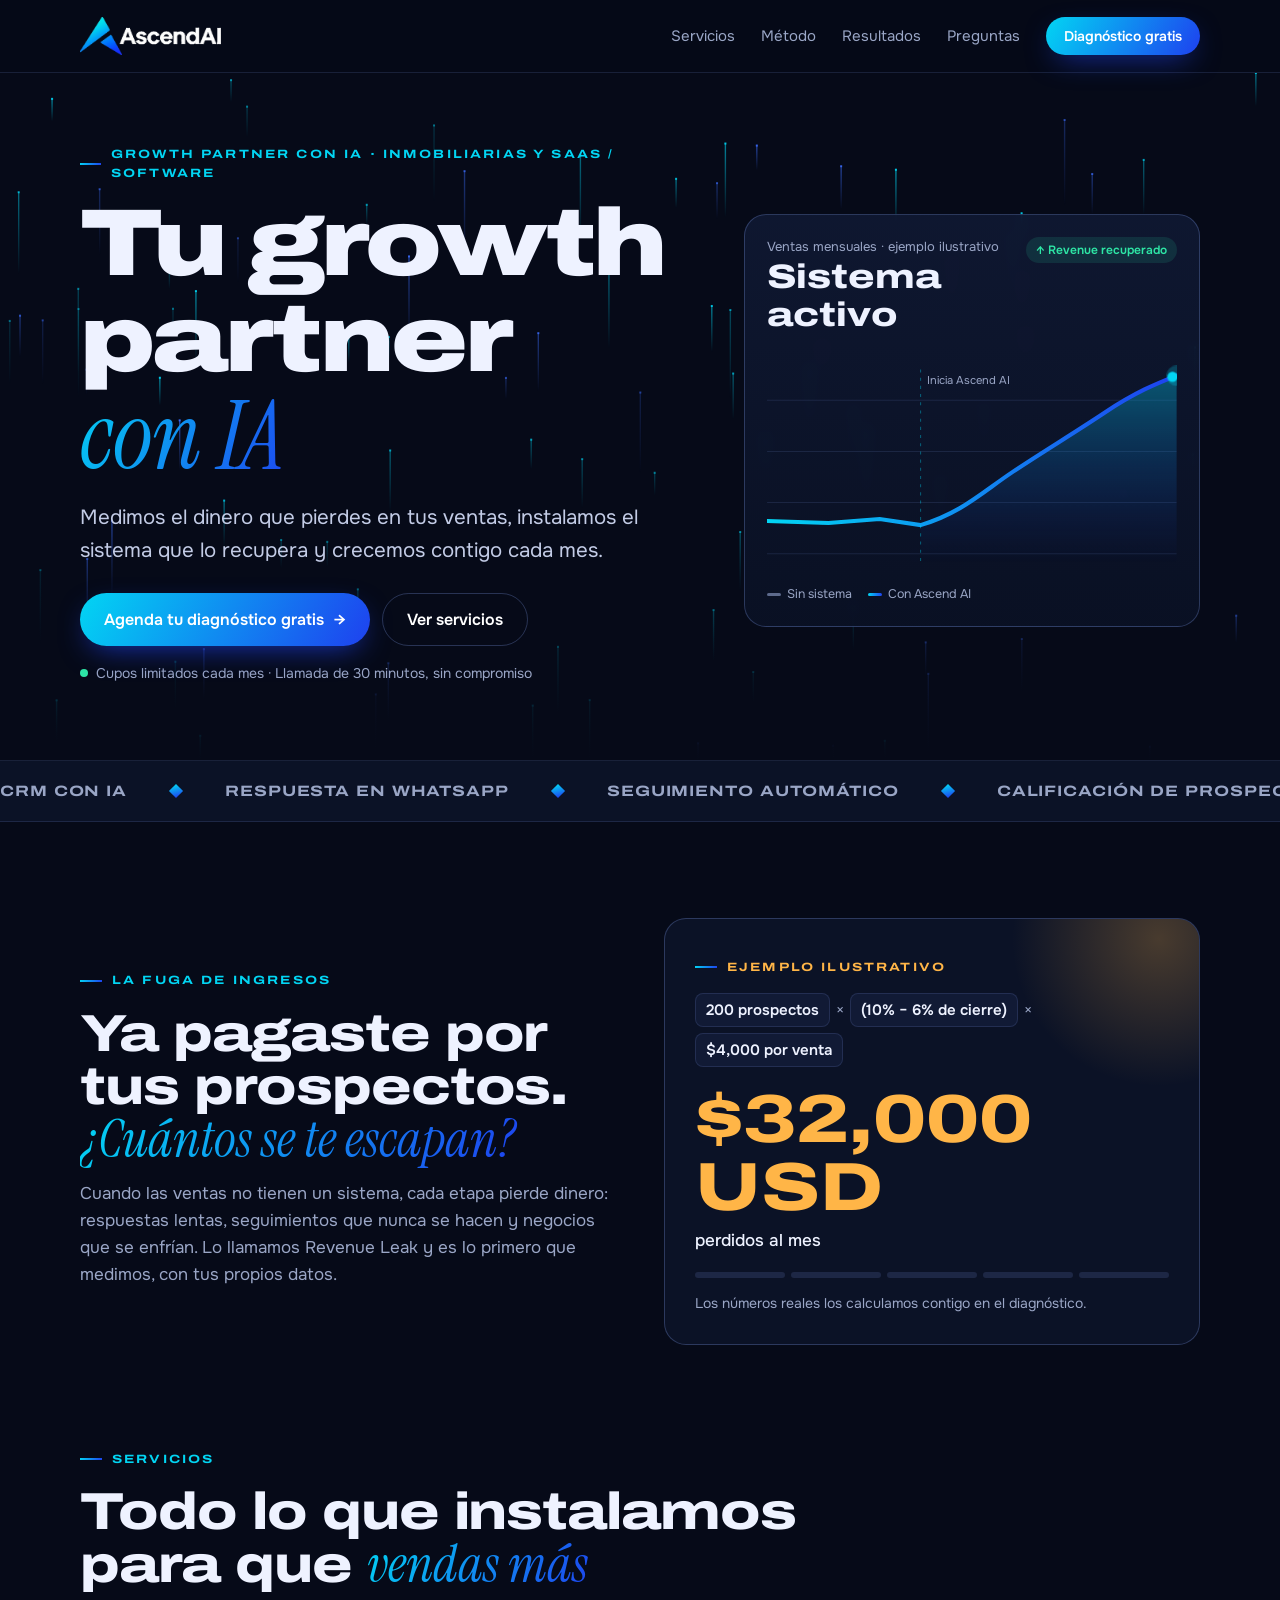
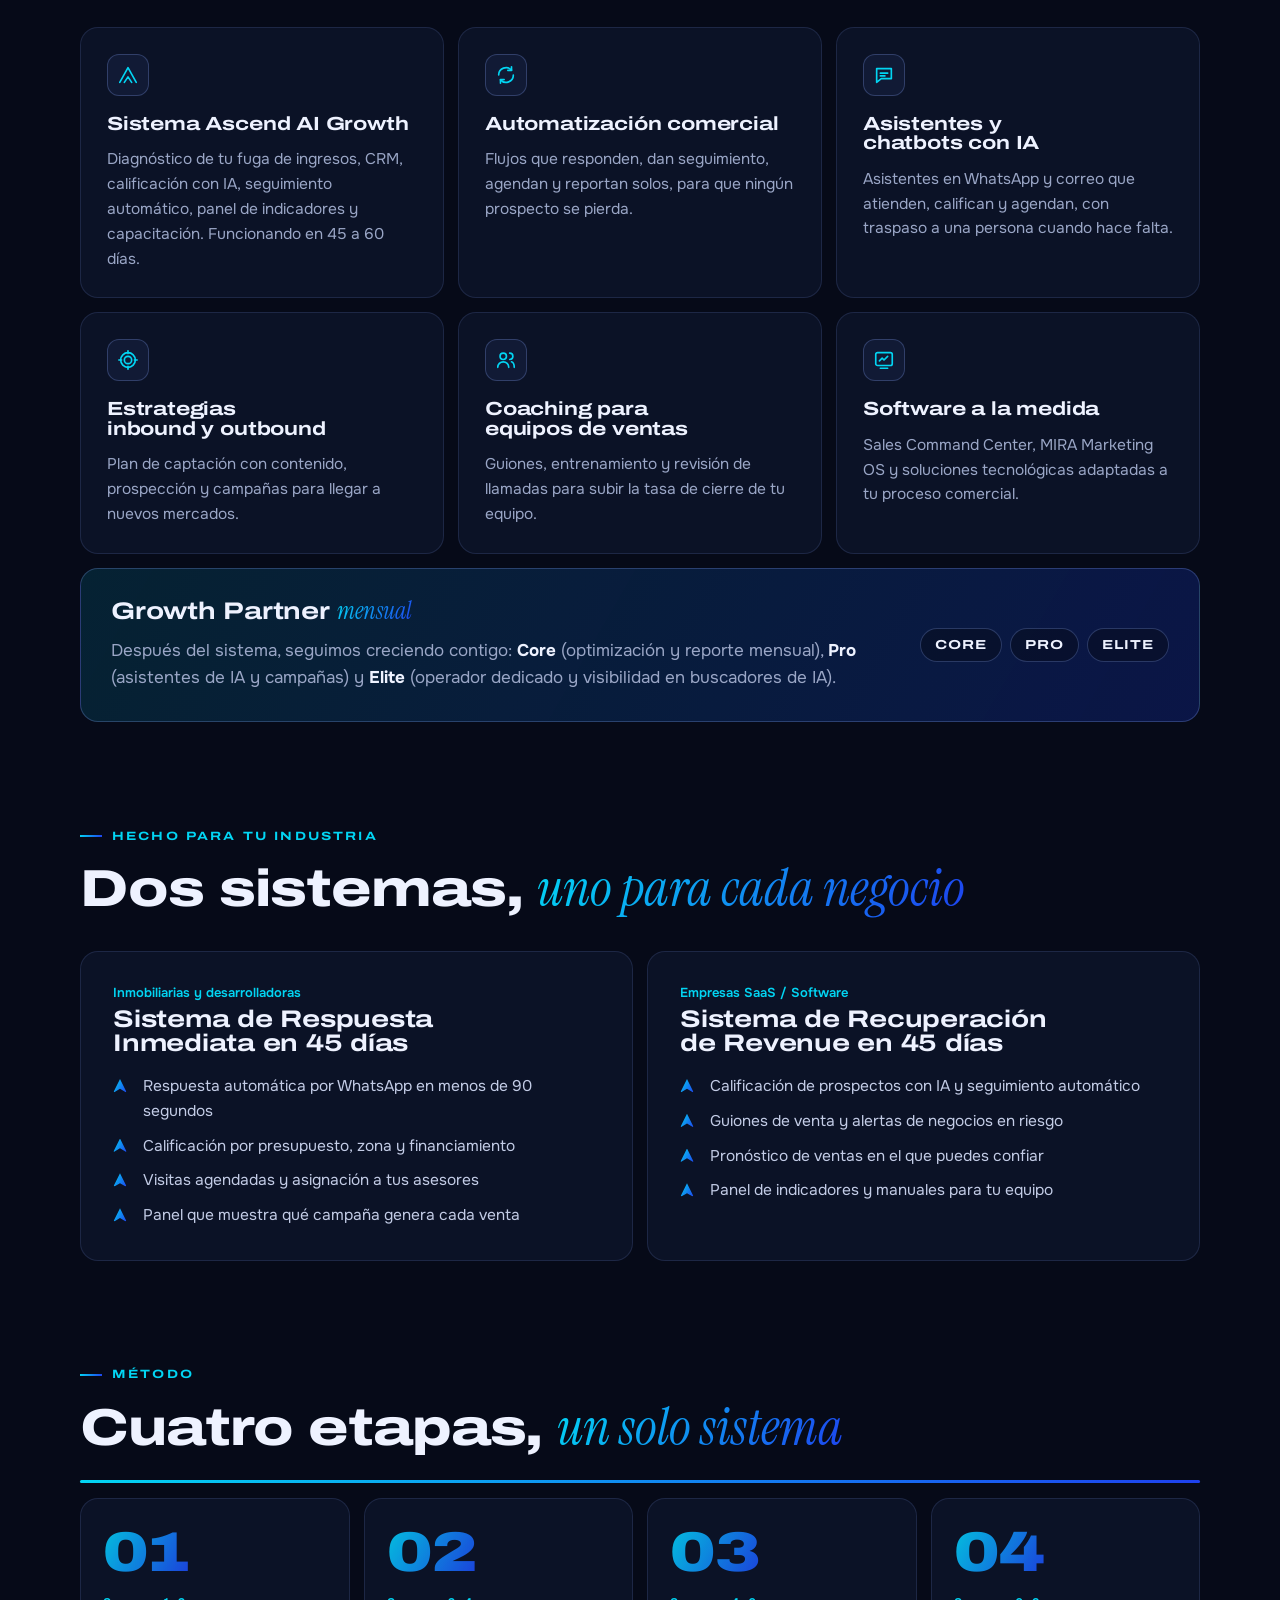
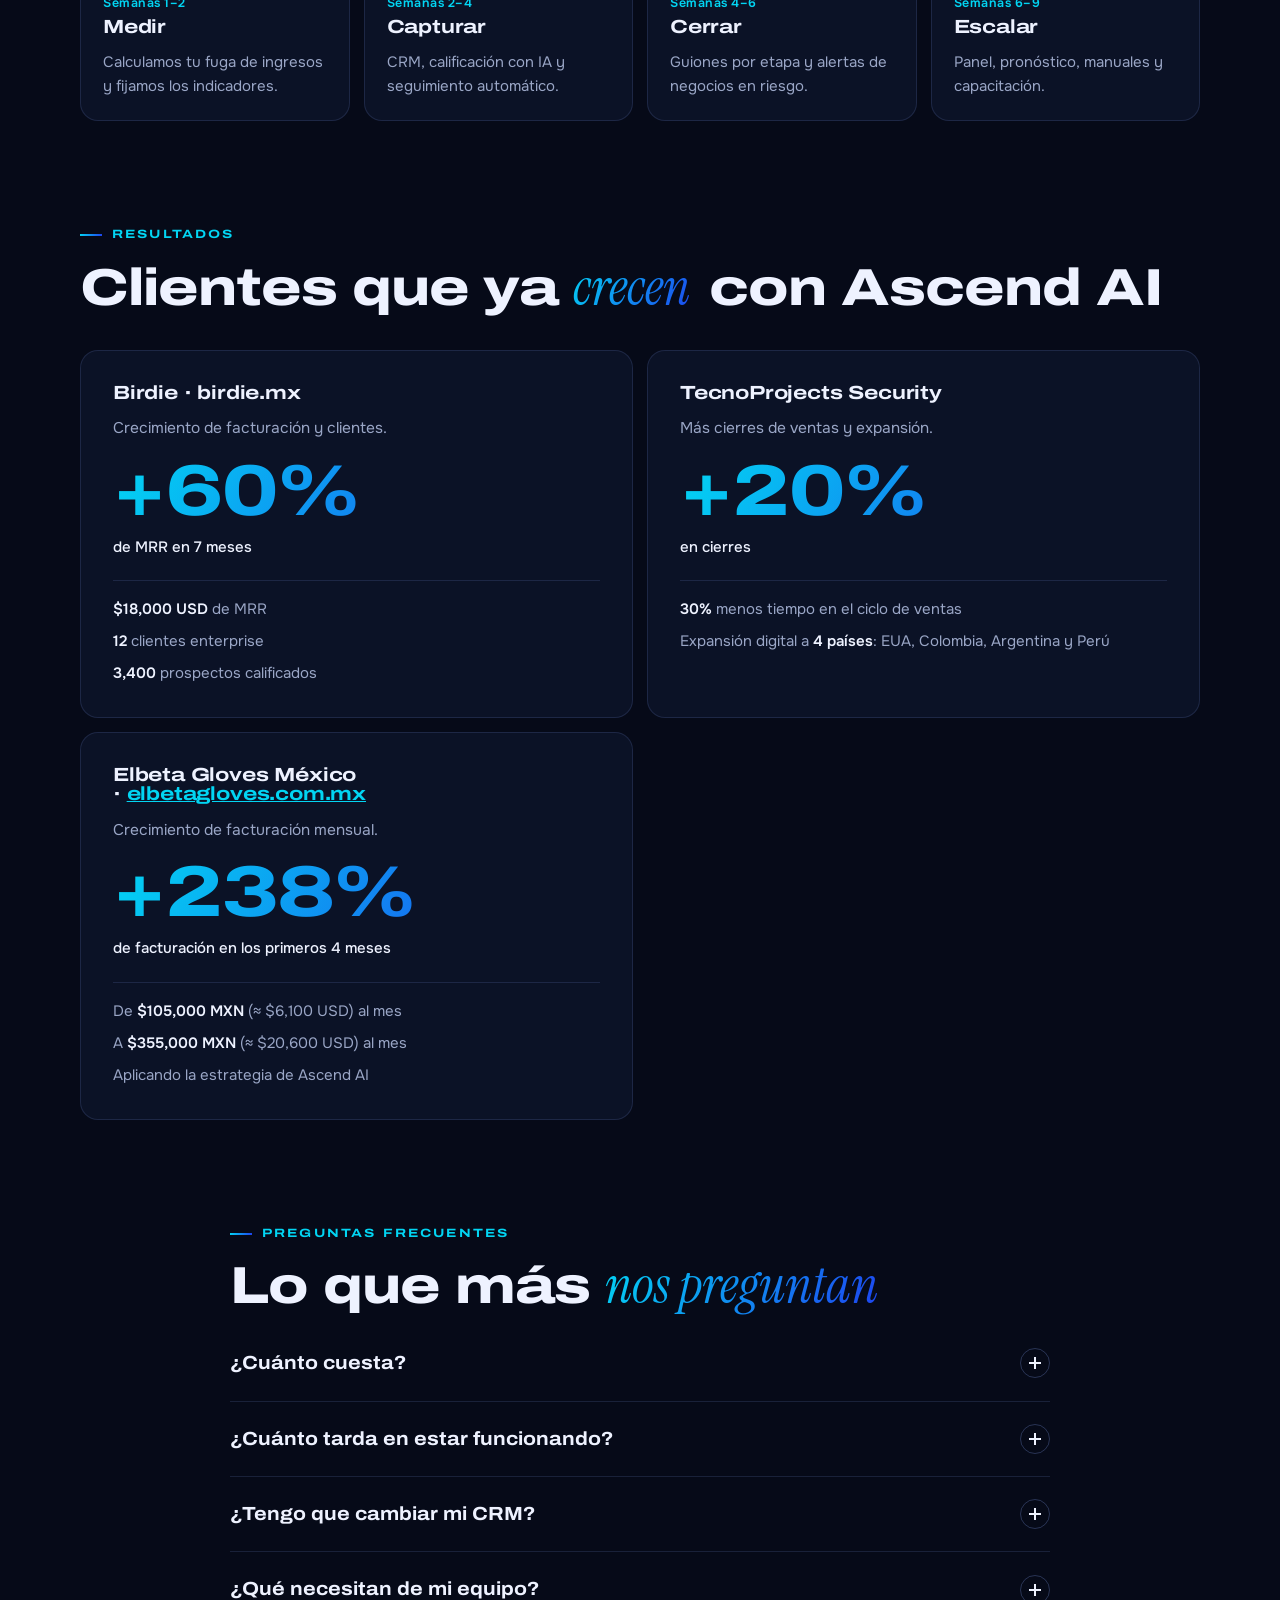
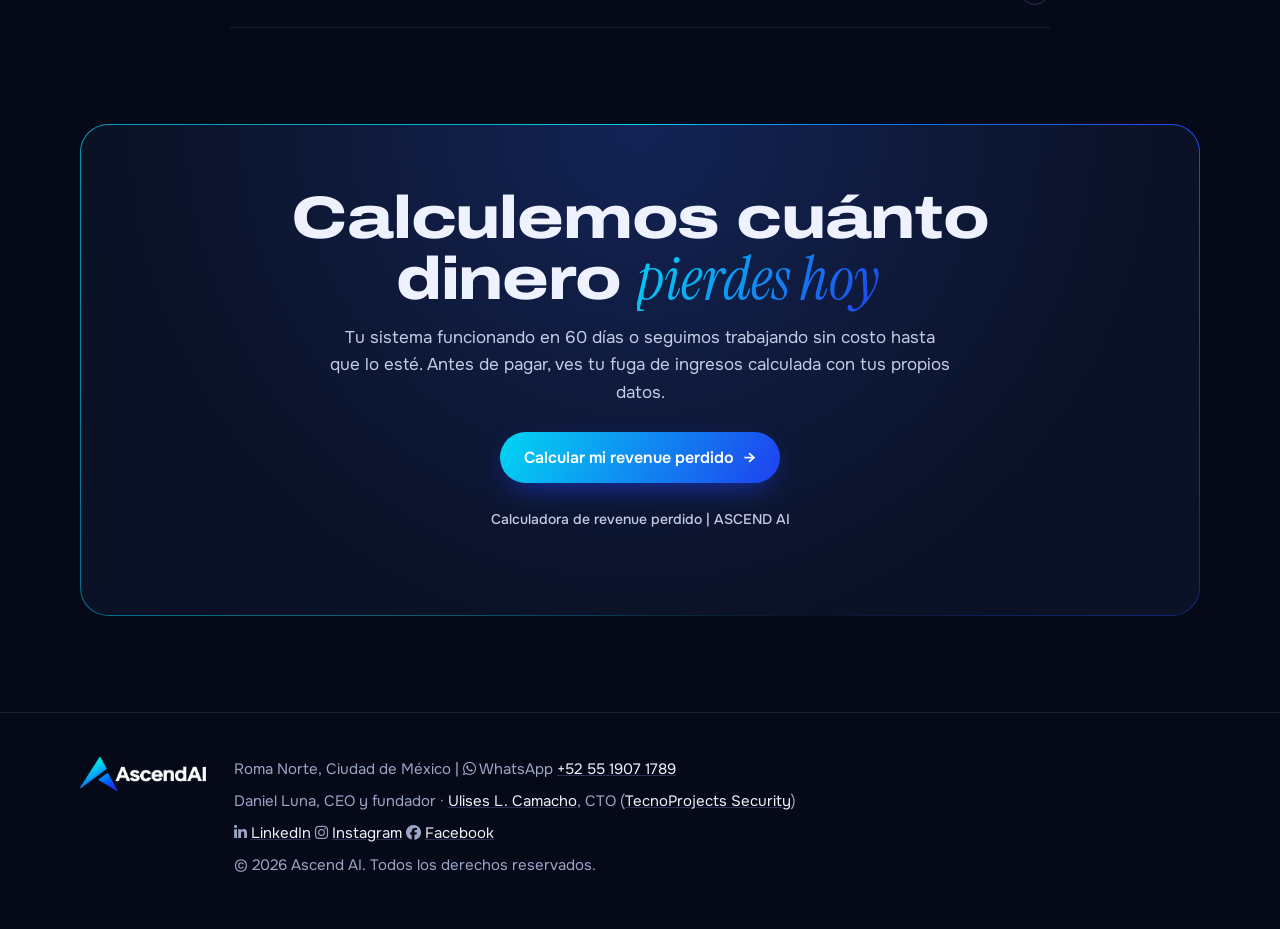
<file: index.html>
<!--
|++++++++++++++++++++++++++++++++++++++++++++++++++|
| AUTHOR: TecnoProjects Security                   |
| PROJECT: Ascend AI Landing Page                  |
| VERSION: 2.0.1                                   |
| LAST UPDATE: 19/OCT/2026                         |
|++++++++++++++++++++++++++++++++++++++++++++++++++|
-->
<!DOCTYPE html>
<html lang="es">

<head>
    <meta charset="utf-8">
    <meta name="viewport" content="width=device-width, initial-scale=1, viewport-fit=cover">
    <title>Ascend AI</title>
    <meta name="description" content="AscendAI Official landing page">
    <meta name="author" content="TecnoProjects Security">
    <meta name="keywords" content="ia, ai, ventas, sales, crm, icp, ascend, consultoria, tecnologia, technology, estrategia, estrategy, inteligencia, artificial">
    <meta name="robots" content="index, follow">
    <link rel="icon" type="image/ico" href="img/icn.png">
    <link rel="stylesheet" href="CSS/style.css">
    <link rel="stylesheet" href="https://cdnjs.cloudflare.com/ajax/libs/font-awesome/6.5.2/css/all.min.css">
    <link rel="preconnect" href="https://fonts.googleapis.com">
    <link rel="preconnect" href="https://fonts.gstatic.com" crossorigin>
    <link rel="stylesheet" href="https://fonts.googleapis.com/css2?family=Archivo:wdth,wght@100..125,400..900&family=Onest:wght@400;500;600&family=Instrument+Serif:ital@1&display=swap">
    <script>
        (function(w, d, s, l, i) {
            w[l] = w[l] || [];
            w[l].push({
                'gtm.start': new Date().getTime(),
                event: 'gtm.js'
            });
            var f = d.getElementsByTagName(s)[0],
                j = d.createElement(s),
                dl = l != 'dataLayer' ? '&l=' + l : '';
            j.async = true;
            j.src =
                'https://www.googletagmanager.com/gtm.js?id=' + i + dl;
            f.parentNode.insertBefore(j, f);
        })(window, document, 'script', 'dataLayer', 'GTM-MLLJV5WN');
    </script>
</head>

<body style="margin:0">
    <!-- Google Tag Manager (noscript) -->
    <noscript>
        <iframe src="https://www.googletagmanager.com/ns.html?id=GTM-MLLJV5WN" height="0" width="0" style="display:none;visibility:hidden"></iframe>
    </noscript>

    <header>
        <div class="w">
            <a class="lg" href="#inicio" aria-label="Ascend AI, inicio">
                <img src="img/bannerv2.png" alt="Ascend AI">
            </a>
            <nav><a href="#servicios">Servicios</a><a href="#metodo">Método</a><a href="#resultados">Resultados</a><a
                    href="#faq">Preguntas</a><a class="btn" href="#contacto">Diagnóstico gratis</a></nav>
        </div>
    </header>

    <main id="inicio">
        <div class="hero">
            <canvas id="sky" aria-hidden="true"></canvas>
            <div class="w">
                <div>
                    <p class="eb">Growth partner con IA · Inmobiliarias y SaaS / Software</p>
                    <h1><span class="ln"><span>Tu growth</span></span><span class="ln"><span>partner</span></span><span
                            class="ln"><span><em class="s">con IA</em></span></span></h1>
                    <p class="lede">Medimos el dinero que pierdes en tus ventas, instalamos el sistema que lo recupera y
                        crecemos
                        contigo cada mes.</p>
                    <div class="cta-row">
                        <a class="btn"
                            href="https://wa.me/525519071789?text=Hola%2C%20quiero%20mi%20diagn%C3%B3stico%20gratis%20de%20Ascend%20AI"
                            target="_blank" rel="noopener">Agenda tu diagnóstico gratis <span class="ar">→</span></a>
                        <a class="btn o" href="#servicios">Ver servicios</a>
                    </div>
                    <p class="fine"><span class="dot"></span>Cupos limitados cada mes · Llamada de 30 minutos, sin
                        compromiso</p>
                </div>
                <div class="chart" role="img"
                    aria-label="Gráfica ilustrativa: ventas que suben después de instalar el sistema de Ascend AI">
                    <div class="chart-h">
                        <div><small>Ventas mensuales · ejemplo ilustrativo</small><span class="num">Sistema
                                activo</span></div>
                        <span class="pill">↑ Revenue recuperado</span>
                    </div>
                    <svg viewBox="0 0 400 220" aria-hidden="true">
                        <defs>
                            <linearGradient id="lg1" x1="0" x2="1">
                                <stop offset="0" stop-color="#02D5F3" />
                                <stop offset="1" stop-color="#1E41EF" />
                            </linearGradient>
                            <linearGradient id="lg2" x1="0" y1="0" x2="0" y2="1">
                                <stop offset="0" stop-color="#02D5F3" stop-opacity=".35" />
                                <stop offset="1" stop-color="#1E41EF" stop-opacity="0" />
                            </linearGradient>
                        </defs>
                        <g stroke="rgba(140,170,255,.12)" stroke-width="1">
                            <line x1="0" y1="50" x2="400" y2="50" />
                            <line x1="0" y1="100" x2="400" y2="100" />
                            <line x1="0" y1="150" x2="400" y2="150" />
                            <line x1="0" y1="200" x2="400" y2="200" />
                        </g>
                        <path d="M0 168 L60 170 L110 166 L150 172" fill="none" stroke="#5D6A8C" stroke-width="2.5"
                            stroke-dasharray="5 5" />
                        <path class="area"
                            d="M150 172 C190 160 210 140 240 120 S300 82 330 62 S380 34 400 26 L400 210 L150 210 Z"
                            fill="url(#lg2)" />
                        <path class="path"
                            d="M0 168 L60 170 L110 166 L150 172 C190 160 210 140 240 120 S300 82 330 62 S380 34 400 26"
                            fill="none" stroke="url(#lg1)" stroke-width="4" stroke-linecap="round" />
                        <line x1="150" y1="20" x2="150" y2="210" stroke="rgba(2,213,243,.4)" stroke-dasharray="3 5" />
                        <g class="tip">
                            <circle cx="400" cy="26" r="10" fill="#02D5F3" opacity=".25" />
                            <circle cx="396" cy="27" r="5" fill="#02D5F3" />
                        </g>
                        <text x="156" y="34" fill="#9AA6C6" font-size="11" font-family="Onest, sans-serif">Inicia Ascend
                            AI</text>
                    </svg>
                    <div class="legend"><span><i style="background:#5D6A8C"></i>Sin sistema</span><span><i
                                style="background:linear-gradient(90deg,#02D5F3,#1E41EF)"></i>Con Ascend AI</span></div>
                </div>
            </div>
        </div>

        <div class="marq" aria-hidden="true">
            <div class="track">
                <span>CRM con IA</span><span>Respuesta en WhatsApp</span><span>Seguimiento
                    automático</span><span>Calificación
                    de prospectos</span><span>Sales Command Center</span><span>MIRA Marketing OS</span><span>Coaching de
                    ventas</span><span>Panel de indicadores</span>
                <span>CRM con IA</span><span>Respuesta en WhatsApp</span><span>Seguimiento
                    automático</span><span>Calificación
                    de prospectos</span><span>Sales Command Center</span><span>MIRA Marketing OS</span><span>Coaching de
                    ventas</span><span>Panel de indicadores</span>
            </div>
        </div>

        <section>
            <div class="w split">
                <div class="rv">
                    <p class="eb">La fuga de ingresos</p>
                    <h2>Ya pagaste por tus prospectos. <em class="s">¿Cuántos se te escapan?</em></h2>
                    <p class="mut">Cuando las ventas no tienen un sistema, cada etapa pierde dinero: respuestas lentas,
                        seguimientos que nunca se hacen y negocios que se enfrían. Lo llamamos Revenue Leak y es lo
                        primero que
                        medimos, con tus propios datos.</p>
                </div>
                <div class="leak rv">
                    <p class="eb" style="color:var(--warn)">Ejemplo ilustrativo</p>
                    <div class="formula"><b>200 prospectos</b>×<b>(10% − 6% de cierre)</b>×<b>$4,000 por venta</b></div>
                    <span class="num" data-count="32000" data-prefix="$" data-suffix=" USD">$32,000 USD</span>
                    <p style="margin:0;font-weight:500">perdidos al mes</p>
                    <div class="drip" aria-hidden="true"><i></i><i></i><i></i><i></i><i></i></div>
                    <p class="mut" style="font-size:14px;margin:14px 0 0">Los números reales los calculamos contigo en
                        el
                        diagnóstico.</p>
                </div>
            </div>
        </section>

        <section id="servicios" style="padding-top:0">
            <div class="w">
                <div class="rv">
                    <p class="eb">Servicios</p>
                    <h2>Todo lo que instalamos para que <em class="s">vendas más</em></h2>
                </div>
                <div class="grid3">
                    <article class="card rv">
                        <div class="ic"><svg viewBox="0 0 24 24">
                                <path d="M3 20 12 4l9 16" />
                                <path d="M8 20l4-6 4 6" />
                            </svg></div>
                        <h3>Sistema Ascend AI Growth</h3>
                        <p>Diagnóstico de tu fuga de ingresos, CRM, calificación con IA, seguimiento automático, panel
                            de
                            indicadores y capacitación. Funcionando en 45 a 60 días.</p>
                    </article>
                    <article class="card rv">
                        <div class="ic"><svg viewBox="0 0 24 24">
                                <path d="M4 12a8 8 0 0 1 14-5.3" />
                                <path d="M20 12a8 8 0 0 1-14 5.3" />
                                <path d="M18 3v4h-4" />
                                <path d="M6 21v-4h4" />
                            </svg></div>
                        <h3>Automatización comercial</h3>
                        <p>Flujos que responden, dan seguimiento, agendan y reportan solos, para que ningún prospecto se
                            pierda.</p>
                    </article>
                    <article class="card rv">
                        <div class="ic"><svg viewBox="0 0 24 24">
                                <path d="M4 5h16v11H9l-5 4z" />
                                <path d="M8 10h8" />
                                <path d="M8 13h5" />
                            </svg></div>
                        <h3>Asistentes y chatbots con IA</h3>
                        <p>Asistentes en WhatsApp y correo que atienden, califican y agendan, con traspaso a una persona
                            cuando hace
                            falta.</p>
                    </article>
                    <article class="card rv">
                        <div class="ic"><svg viewBox="0 0 24 24">
                                <circle cx="12" cy="12" r="8" />
                                <circle cx="12" cy="12" r="4" />
                                <path d="M12 2v3M12 19v3M2 12h3M19 12h3" />
                            </svg></div>
                        <h3>Estrategias inbound y outbound</h3>
                        <p>Plan de captación con contenido, prospección y campañas para llegar a nuevos mercados.</p>
                    </article>
                    <article class="card rv">
                        <div class="ic"><svg viewBox="0 0 24 24">
                                <circle cx="9" cy="8" r="3.5" />
                                <path d="M3 20c0-3.3 2.7-6 6-6s6 2.7 6 6" />
                                <path d="M16 4.5a3.5 3.5 0 0 1 0 7" />
                                <path d="M18 14c2 .7 3 2.8 3 6" />
                            </svg></div>
                        <h3>Coaching para equipos de ventas</h3>
                        <p>Guiones, entrenamiento y revisión de llamadas para subir la tasa de cierre de tu equipo.</p>
                    </article>
                    <article class="card rv">
                        <div class="ic"><svg viewBox="0 0 24 24">
                                <rect x="3" y="4" width="18" height="14" rx="2" />
                                <path d="M8 21h8" />
                                <path d="M7 13l3-3 2 2 4-4" />
                            </svg></div>
                        <h3>Software a la medida</h3>
                        <p>Sales Command Center, MIRA Marketing OS y soluciones tecnológicas adaptadas a tu proceso
                            comercial.</p>
                    </article>
                </div>
                <div class="partner rv">
                    <div>
                        <h3 style="font-size:24px">Growth Partner <em class="s">mensual</em></h3>
                        <p class="mut" style="margin:0">Después del sistema, seguimos creciendo contigo: <b
                                style="color:var(--fg)">Core</b> (optimización y reporte mensual), <b
                                style="color:var(--fg)">Pro</b>
                            (asistentes de IA y campañas) y <b style="color:var(--fg)">Elite</b> (operador dedicado y
                            visibilidad en
                            buscadores de IA).</p>
                    </div>
                    <div class="tiers"><span>Core</span><span>Pro</span><span>Elite</span></div>
                </div>
            </div>
        </section>

        <section style="padding-top:0">
            <div class="w">
                <div class="rv">
                    <p class="eb">Hecho para tu industria</p>
                    <h2>Dos sistemas, <em class="s">uno para cada negocio</em></h2>
                </div>
                <div class="ind">
                    <article class="card rv"><span class="tag">Inmobiliarias y desarrolladoras</span>
                        <h3>Sistema de Respuesta Inmediata en 45 días</h3>
                        <ul>
                            <li>Respuesta automática por WhatsApp en menos de 90 segundos</li>
                            <li>Calificación por presupuesto, zona y financiamiento</li>
                            <li>Visitas agendadas y asignación a tus asesores</li>
                            <li>Panel que muestra qué campaña genera cada venta</li>
                        </ul>
                    </article>
                    <article class="card rv"><span class="tag">Empresas SaaS / Software</span>
                        <h3>Sistema de Recuperación de Revenue en 45 días</h3>
                        <ul>
                            <li>Calificación de prospectos con IA y seguimiento automático</li>
                            <li>Guiones de venta y alertas de negocios en riesgo</li>
                            <li>Pronóstico de ventas en el que puedes confiar</li>
                            <li>Panel de indicadores y manuales para tu equipo</li>
                        </ul>
                    </article>
                </div>
            </div>
        </section>

        <section id="metodo" style="padding-top:0">
            <div class="w">
                <div class="rv">
                    <p class="eb">Método</p>
                    <h2>Cuatro etapas, <em class="s">un solo sistema</em></h2>
                </div>
                <div class="steps">
                    <div class="rail" aria-hidden="true"><i></i></div>
                    <div class="step rv"><span class="n">01</span><span class="wk">Semanas 1–2</span>
                        <h3>Medir</h3>
                        <p>Calculamos tu fuga de ingresos y fijamos los indicadores.</p>
                    </div>
                    <div class="step rv"><span class="n">02</span><span class="wk">Semanas 2–4</span>
                        <h3>Capturar</h3>
                        <p>CRM, calificación con IA y seguimiento automático.</p>
                    </div>
                    <div class="step rv"><span class="n">03</span><span class="wk">Semanas 4–6</span>
                        <h3>Cerrar</h3>
                        <p>Guiones por etapa y alertas de negocios en riesgo.</p>
                    </div>
                    <div class="step rv"><span class="n">04</span><span class="wk">Semanas 6–9</span>
                        <h3>Escalar</h3>
                        <p>Panel, pronóstico, manuales y capacitación.</p>
                    </div>
                </div>
            </div>
        </section>

        <section id="resultados" style="padding-top:0">
            <div class="w">
                <div class="rv">
                    <p class="eb">Resultados</p>
                    <h2>Clientes que ya <em class="s">crecen</em> con Ascend AI</h2>
                </div>
                <div class="res">
                    <article class="card rv">
                        <h3>Birdie · birdie.mx</h3>
                        <p class="mut" style="margin:0">Crecimiento de facturación y clientes.</p>
                        <span class="num" data-count="60" data-prefix="+" data-suffix="%">+60%</span><span
                            class="lbl">de MRR en 7
                            meses</span>
                        <ul>
                            <li><b>$18,000 USD</b> de MRR</li>
                            <li><b>12</b> clientes enterprise</li>
                            <li><b>3,400</b> prospectos calificados</li>
                        </ul>
                    </article>
                    <article class="card rv">
                        <h3>TecnoProjects Security</h3>
                        <p class="mut" style="margin:0">Más cierres de ventas y expansión.</p>
                        <span class="num" data-count="20" data-prefix="+" data-suffix="%">+20%</span><span
                            class="lbl">en
                            cierres</span>
                        <ul>
                            <li><b>30%</b> menos tiempo en el ciclo de ventas</li>
                            <li>Expansión digital a <b>4 países</b>: EUA, Colombia, Argentina y Perú</li>
                        </ul>
                    </article>
                    <article class="card rv">
                        <h3>Elbeta Gloves México · <a href="https://www.elbetagloves.com.mx/" target="_blank"
                                rel="noopener" style="color:var(--cyan)">elbetagloves.com.mx</a></h3>
                        <p class="mut" style="margin:0">Crecimiento de facturación mensual.</p>
                        <span class="num" data-count="238" data-prefix="+" data-suffix="%">+238%</span><span
                            class="lbl">de
                            facturación en los primeros 4 meses</span>
                        <ul>
                            <li>De <b>$105,000 MXN</b> (≈ $6,100 USD) al mes</li>
                            <li>A <b>$355,000 MXN</b> (≈ $20,600 USD) al mes</li>
                            <li>Aplicando la estrategia de Ascend AI</li>
                        </ul>
                    </article>
                </div>
            </div>
        </section>

        <section id="faq" style="padding-top:0">
            <div class="w" style="max-width:860px">
                <div class="rv">
                    <p class="eb">Preguntas frecuentes</p>
                    <h2>Lo que más <em class="s">nos preguntan</em></h2>
                </div>
                <details>
                    <summary>¿Cuánto cuesta?<span class="pl"></span></summary>
                    <p>Depende de cuánto dinero pierdes hoy. En el diagnóstico calculamos tu fuga de ingresos y con ese
                        número te
                        presentamos una propuesta clara.</p>
                </details>
                <details>
                    <summary>¿Cuánto tarda en estar funcionando?<span class="pl"></span></summary>
                    <p>El sistema completo queda listo en 45 a 60 días; la primera automatización puede estar activa en
                        las
                        primeras semanas.</p>
                </details>
                <details>
                    <summary>¿Tengo que cambiar mi CRM?<span class="pl"></span></summary>
                    <p>No necesariamente. Trabajamos con el que ya usas o configuramos uno nuevo si hace falta.</p>
                </details>
                <details>
                    <summary>¿Qué necesitan de mi equipo?<span class="pl"></span></summary>
                    <p>Una persona responsable, de 2 a 3 horas por semana y acceso a tu CRM, anuncios y datos de ventas.
                        Nosotros
                        construimos, capacitamos y documentamos.</p>
                </details>
            </div>
        </section>

        <section id="contacto" style="padding-top:0">
            <div class="w">
                <div class="final rv">
                    <h2>Calculemos cuánto dinero <em class="s">pierdes hoy</em></h2>
                    <p>Tu sistema funcionando en 60 días o seguimos trabajando sin costo hasta que lo esté. Antes de
                        pagar, ves tu
                        fuga de ingresos calculada con tus propios datos.</p>
                        <div class="cta-row"><a class="btn"
                            href="CALC/calc.html"
                            target="_blank" rel="noopener">Calcular mi revenue perdido <span class="ar">→</span></a></div><br>
                    <p class="mail">Calculadora de revenue perdido | ASCEND AI</p>
                </div>
            </div>
        </section>
    </main>

    <footer>
        <div class="w">
            <img src="img/bannerv2.png"
                alt="Ascend AI">
            <div>
                <p>Roma Norte, Ciudad de México | <i class="fa-brands fa-whatsapp"></i> WhatsApp <a href="https://wa.me/525519071789?text=Hola%2C%20quiero%20mi%20diagn%C3%B3stico%20gratis%20de%20Ascend%20AI" target="_blank">+52 55 1907 1789</a></p>
                <p>Daniel Luna, CEO y fundador · <a href="https://ulisescamacho.com" target="_blank">Ulises L. Camacho</a>, CTO (<a
                        href="https://tecnoprojects-security.vercel.app" target="_blank" rel="noopener">TecnoProjects
                        Security</a>)</p>
                <p><i class="fa-brands fa-linkedin-in"></i> <a href="https://www.linkedin.com/in/daniel96luna33" target="_blank" rel="noopener">LinkedIn</a> <i class="fa-brands fa-instagram"></i> <a
                        href="https://www.instagram.com/ascendai.consulting" target="_blank"
                        rel="noopener">Instagram</a> <i class="fa-brands fa-facebook"></i> <a href="https://www.facebook.com/profile.php?id=61587499155200"
                        target="_blank" rel="noopener">Facebook</a>
                </p>
                <p>&copy; <script>document.write(new Date().getFullYear());</script> Ascend AI. Todos los derechos reservados.</p>
            </div>
        </div>
    </footer>

    <script src="JS/code.js"></script>

</body>

</html>
</file>
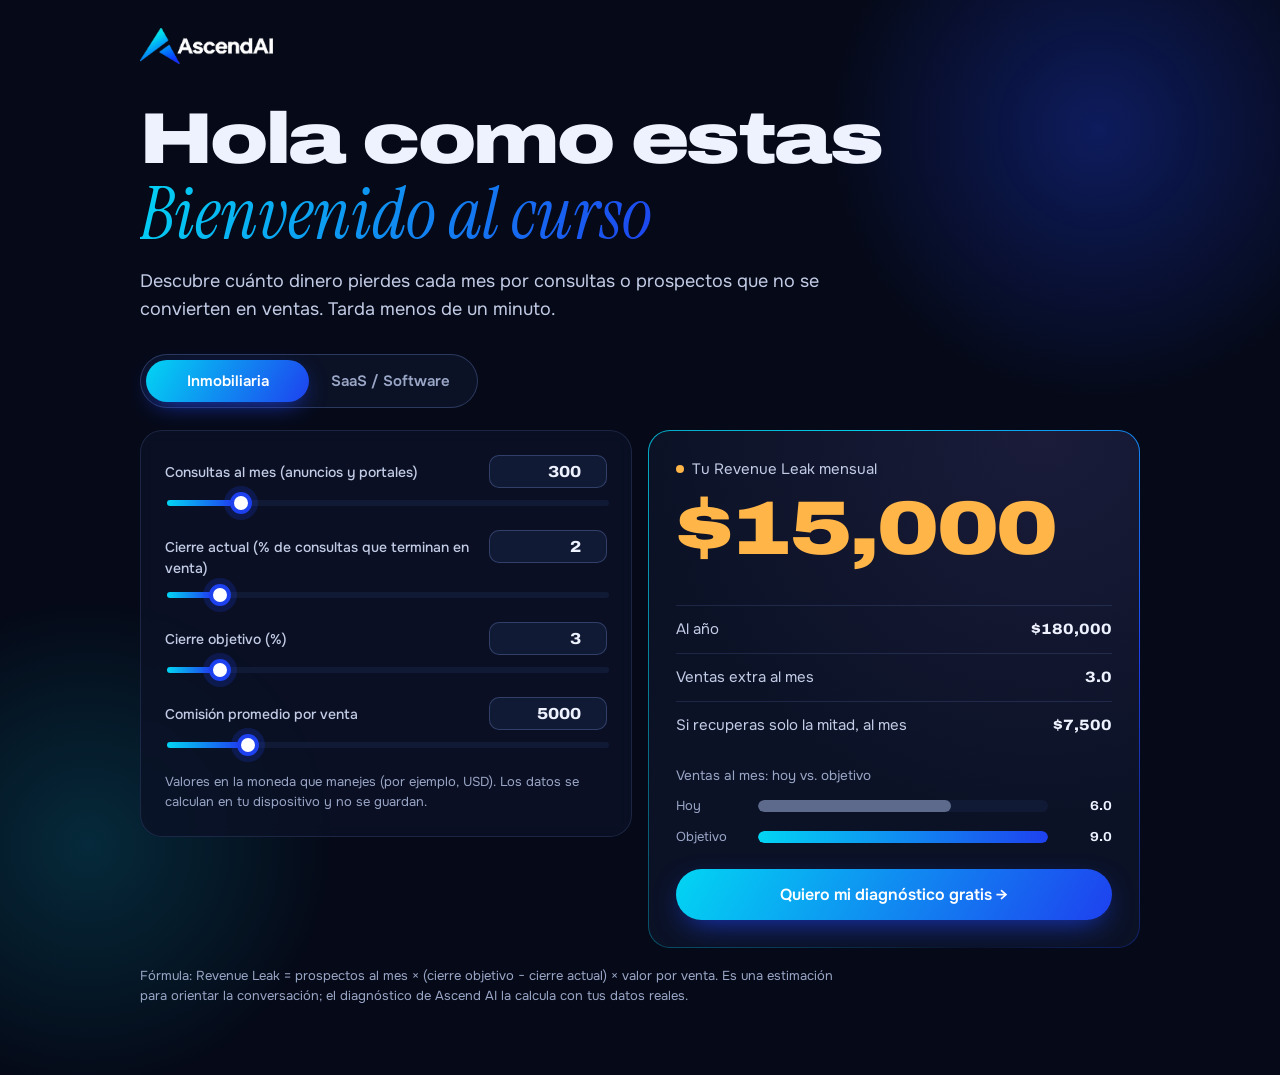
<file: CALC/calc.html>
<!DOCTYPE html>
<html lang="es">

<head>
    <meta charset="utf-8">
    <meta name="viewport" content="width=device-width, initial-scale=1, viewport-fit=cover">
    <title>Calculadora | Ascend AI</title>
    <link rel="stylesheet" href="calc.css">
    <meta name="description" content="AscendAI Official landing page">
    <meta name="author" content="TecnoProjects Security">
    <meta name="keywords"
        content="ia, ai, ventas, sales, crm, icp, ascend, consultoria, tecnologia, technology, estrategia, estrategy, inteligencia, artificial">
    <link rel="icon" type="image/ico" href="../img/icn.png">
    <link rel="preconnect" href="https://fonts.googleapis.com">
    <link rel="preconnect" href="https://fonts.gstatic.com" crossorigin>
    <link rel="stylesheet"
        href="https://fonts.googleapis.com/css2?family=Archivo:wdth,wght@100..125,400..900&family=Onest:wght@400;500;600&family=Instrument+Serif:ital@1&display=swap">
</head>

<body style="margin:0">


    <div class="w">
        <div class="top"><img src="../img/bannerv2.png" alt="Ascend AI"></div>
        <h1><span class="ln"><span>Hola como estas</span></span><span class="ln"><span><em class="s">Bienvenido al
                        curso</em></span></span></h1>
        <p class="lede">Descubre cuánto dinero pierdes cada mes por consultas o prospectos que no se convierten en
            ventas.
            Tarda menos de un minuto.</p>

        <div class="tabs" id="tabs" role="group" aria-label="Tipo de negocio">
            <span class="ind" aria-hidden="true"></span>
            <button type="button" id="m0" aria-pressed="true">Inmobiliaria</button>
            <button type="button" id="m1" aria-pressed="false">SaaS / Software</button>
        </div>

        <div class="grid">
            <div class="panel">
                <div class="field">
                    <div class="field-h"><label id="l1" for="a"></label><input id="a" type="number" min="0"
                            inputmode="numeric">
                    </div><input type="range" id="ra" aria-labelledby="l1">
                </div>
                <div class="field">
                    <div class="field-h"><label id="l2" for="b"></label><input id="b" type="number" min="0" max="100"
                            step="0.1" inputmode="decimal"></div><input type="range" id="rb" aria-labelledby="l2">
                </div>
                <div class="field">
                    <div class="field-h"><label id="l3" for="c"></label><input id="c" type="number" min="0" max="100"
                            step="0.1" inputmode="decimal"></div><input type="range" id="rc" aria-labelledby="l3">
                </div>
                <div class="field">
                    <div class="field-h"><label id="l4" for="d"></label><input id="d" type="number" min="0"
                            inputmode="numeric">
                    </div><input type="range" id="rd" aria-labelledby="l4">
                </div>
                <p class="note">Valores en la moneda que manejes (por ejemplo, USD). Los datos se calculan en tu
                    dispositivo y
                    no se guardan.</p>
            </div>

            <div class="res" aria-live="polite">
                <p class="lbl"><i></i>Tu Revenue Leak mensual</p>
                <div class="big" id="m">$0</div>
                <p id="msg"></p>
                <div class="rows">
                    <div class="row"><span>Al año</span><b id="y">$0</b></div>
                    <div class="row"><span>Ventas extra al mes</span><b id="v">0</b></div>
                    <div class="row"><span>Si recuperas solo la mitad, al mes</span><b id="h">$0</b></div>
                </div>
                <div class="vs">
                    <p class="vs-h">Ventas al mes: hoy vs. objetivo</p>
                    <div class="bar"><span>Hoy</span><span class="t"><i id="b1"
                                style="background:#5D6A8C"></i></span><span class="v" id="s1">0</span></div>
                    <div class="bar"><span>Objetivo</span><span class="t"><i id="b2"
                                style="background:linear-gradient(90deg,#02D5F3,#1E41EF)"></i></span><span class="v"
                            id="s2">0</span>
                    </div>
                </div>
                <a class="btn" id="cta" href="#" target="_blank" rel="noopener">Quiero mi diagnóstico gratis →</a>
            </div>
        </div>
        <p class="foot">Fórmula: Revenue Leak = prospectos al mes × (cierre objetivo − cierre actual) × valor por venta.
            Es
            una estimación para orientar la conversación; el diagnóstico de Ascend AI la calcula con tus datos reales.
        </p>
    </div>

    <script src="calc.js"></script>

</body>

</html>
</file>
<file: CSS/style.css>
/*
|++++++++++++++++++++++++++++++++++++++++++++++++++|
| AUTHOR: TecnoProjects Security                   |
| PROJECT: Ascend AI Landing Page                  |
| VERSION: 2.0.0                                   |
| LAST UPDATE: 18/OCT/2026                         |
|++++++++++++++++++++++++++++++++++++++++++++++++++|
*/

/* Layout: una sola pieza oscura del color del logo; secciones que "ascienden" con líneas de altitud, display expandido + acentos serif en itálica */
:root {
    --ink: #060A18;
    --ink-2: #0B1226;
    --ink-3: #111A35;
    --line: rgba(140, 170, 255, .14);
    --line-2: rgba(140, 170, 255, .26);
    --fg: #EEF2FF;
    --mut: #9AA6C6;
    --cyan: #02D5F3;
    --blue: #1E41EF;
    --sky: #7FB2FF;
    --warn: #FFB547;
    --grad: linear-gradient(120deg, var(--cyan), var(--blue));
    --f-disp: "Archivo", "Arial Black", system-ui, sans-serif;
    --f-body: "Onest", "Segoe UI", system-ui, sans-serif;
    --f-ser: "Instrument Serif", Georgia, "Times New Roman", serif;
    color-scheme: dark;
}

*,
*::before,
*::after {
    box-sizing: border-box
}

html {
    scroll-behavior: smooth;
    scroll-padding-top: 84px
}

body {
    background: var(--ink);
    color: var(--fg);
    font-family: var(--f-body);
    font-size: 17px;
    line-height: 1.6;
    overflow-x: hidden
}

h1,
h2,
h3 {
    font-family: var(--f-disp);
    font-stretch: 125%;
    line-height: 1.02;
    margin: 0 0 14px;
    text-wrap: balance;
    letter-spacing: -.02em
}

h2 {
    font-size: clamp(30px, 4.6vw, 52px);
    font-weight: 800
}

h3 {
    font-size: 19px;
    font-weight: 700;
    letter-spacing: -.01em
}

p {
    margin: 0 0 12px
}

a {
    color: inherit
}

em.s {
    font-family: var(--f-ser);
    font-style: italic;
    font-weight: 400;
    font-stretch: 100%;
    letter-spacing: 0;
    background: var(--grad);
    -webkit-background-clip: text;
    background-clip: text;
    color: transparent;
    padding-right: .08em
}

.w {
    max-width: 1160px;
    margin: 0 auto;
    padding-inline: 20px
}

section {
    padding-block: 96px;
    position: relative
}

.eb {
    font-family: var(--f-disp);
    font-stretch: 125%;
    font-size: 12px;
    font-weight: 700;
    letter-spacing: .18em;
    text-transform: uppercase;
    color: var(--cyan);
    display: inline-flex;
    align-items: center;
    gap: 10px;
    margin-bottom: 16px
}

.eb::before {
    content: "";
    width: 22px;
    height: 2px;
    background: var(--grad)
}

.mut {
    color: var(--mut)
}

.num {
    font-family: var(--f-disp);
    font-stretch: 125%;
    font-variant-numeric: tabular-nums;
    font-weight: 800
}

/* buttons */
.btn {
    position: relative;
    display: inline-flex;
    align-items: center;
    gap: 10px;
    background: var(--grad);
    color: #fff;
    font: 600 16px var(--f-body);
    text-decoration: none;
    padding: 15px 24px;
    border-radius: 999px;
    overflow: hidden;
    isolation: isolate;
    transition: transform .25s, box-shadow .25s;
    box-shadow: 0 10px 30px -10px rgba(30, 65, 239, .8)
}

.btn::after {
    content: "";
    position: absolute;
    inset: 0;
    background: linear-gradient(100deg, transparent 30%, rgba(255, 255, 255, .45) 50%, transparent 70%);
    transform: translateX(-120%);
    transition: transform .7s;
    z-index: -1
}

.btn:hover {
    transform: translateY(-2px)
}

.btn:hover::after {
    transform: translateX(120%)
}

.btn .ar {
    transition: transform .25s
}

.btn:hover .ar {
    transform: translateX(4px)
}

.btn.o {
    background: transparent;
    border: 1px solid var(--line-2);
    box-shadow: none
}

.btn.o:hover {
    border-color: var(--cyan)
}

a:focus-visible,
summary:focus-visible {
    outline: 2px solid var(--cyan);
    outline-offset: 3px
}

/* header */
header {
    position: sticky;
    top: env(safe-area-inset-top, 0px);
    z-index: 20;
    backdrop-filter: blur(14px);
    -webkit-backdrop-filter: blur(14px);
    background: rgba(6, 10, 24, .72);
    border-bottom: 1px solid var(--line)
}

header .w {
    display: flex;
    align-items: center;
    justify-content: space-between;
    gap: 16px;
    min-height: 72px
}

.lg img {
    height: 38px;
    width: auto;
    display: block
}

nav {
    display: flex;
    gap: 26px;
    align-items: center
}

nav a {
    text-decoration: none;
    font-size: 15px;
    color: var(--mut);
    transition: color .2s
}

nav a:hover {
    color: var(--fg)
}

nav .btn {
    padding: 10px 18px;
    font-size: 14px;
    color: #fff
}

@media (max-width:820px) {
    nav a:not(.btn) {
        display: none
    }
}

/* hero */
.hero {
    position: relative;
    overflow: hidden;
    padding-block: 72px 64px;
    border-bottom: 1px solid var(--line)
}

#sky {
    position: absolute;
    inset: 0;
    width: 100%;
    height: 100%;
    z-index: 0
}

.hero::after {
    content: "";
    position: absolute;
    inset: auto 0 0 0;
    height: 40%;
    background: linear-gradient(transparent, var(--ink));
    z-index: 0;
    pointer-events: none
}

.hero .w {
    position: relative;
    z-index: 1;
    display: grid;
    grid-template-columns: minmax(0, 1.15fr) minmax(0, .85fr);
    gap: 48px;
    align-items: center
}

@media (max-width:900px) {
    .hero .w {
        grid-template-columns: minmax(0, 1fr)
    }
}

.hero h1 {
    font-size: clamp(44px, 7.4vw, 96px);
    font-weight: 900;
    line-height: .95;
    letter-spacing: -.035em
}

.hero h1 .ln {
    display: block;
    overflow: hidden;
    padding-bottom: .06em
}

.hero h1 .ln>span {
    display: inline-block;
    animation: rise .9s cubic-bezier(.2, .8, .2, 1) both
}

.hero h1 .ln:nth-child(2)>span {
    animation-delay: .12s
}

.hero h1 .ln:nth-child(3)>span {
    animation-delay: .24s
}

@keyframes rise {
    from {
        transform: translateY(100%)
    }

    to {
        transform: none
    }
}

.lede {
    font-size: clamp(18px, 1.6vw, 21px);
    color: #C3CCE6;
    max-width: 52ch
}

.cta-row {
    display: flex;
    flex-wrap: wrap;
    gap: 12px;
    margin-top: 26px
}

.fine {
    font-size: 14px;
    color: var(--mut);
    margin-top: 16px;
    display: flex;
    align-items: center;
    gap: 8px
}

.dot {
    width: 8px;
    height: 8px;
    border-radius: 50%;
    background: #2EE6A6;
    box-shadow: 0 0 0 0 rgba(46, 230, 166, .6);
    animation: pulse 2s infinite
}

@keyframes pulse {
    70% {
        box-shadow: 0 0 0 10px rgba(46, 230, 166, 0)
    }

    100% {
        box-shadow: 0 0 0 0 rgba(46, 230, 166, 0)
    }
}

.chart {
    position: relative;
    background: linear-gradient(180deg, rgba(17, 26, 53, .85), rgba(11, 18, 38, .85));
    border: 1px solid var(--line-2);
    border-radius: 22px;
    padding: 22px;
    backdrop-filter: blur(6px);
    animation: float 7s ease-in-out infinite
}

@keyframes float {
    50% {
        transform: translateY(-10px)
    }
}

.chart-h {
    display: flex;
    justify-content: space-between;
    align-items: flex-start;
    gap: 12px
}

.chart-h small {
    display: block;
    color: var(--mut);
    font-size: 13px
}

.chart-h .num {
    font-size: 34px;
    line-height: 1.1
}

.pill {
    font: 600 12px var(--f-body);
    padding: 5px 10px;
    border-radius: 999px;
    background: rgba(46, 230, 166, .12);
    color: #2EE6A6;
    white-space: nowrap
}

.chart svg {
    display: block;
    width: 100%;
    height: auto;
    margin-top: 14px
}

.chart .path {
    stroke-dasharray: 900;
    stroke-dashoffset: 900;
    animation: draw 2.4s .4s cubic-bezier(.6, .1, .2, 1) forwards
}

@keyframes draw {
    to {
        stroke-dashoffset: 0
    }
}

.chart .area {
    opacity: 0;
    animation: fade 1s 1.8s forwards
}

.chart .tip {
    opacity: 0;
    animation: fade .5s 2.6s forwards
}

@keyframes fade {
    to {
        opacity: 1
    }
}

.legend {
    display: flex;
    gap: 16px;
    flex-wrap: wrap;
    font-size: 12.5px;
    color: var(--mut);
    margin-top: 10px
}

.legend i {
    display: inline-block;
    width: 14px;
    height: 3px;
    border-radius: 2px;
    margin-right: 6px;
    vertical-align: middle
}

/* marquee */
.marq {
    border-bottom: 1px solid var(--line);
    overflow: hidden;
    padding-block: 18px;
    background: var(--ink-2)
}

.track {
    display: flex;
    gap: 44px;
    width: max-content;
    animation: slide 38s linear infinite
}

.track span {
    font-family: var(--f-disp);
    font-stretch: 125%;
    font-weight: 700;
    font-size: 15px;
    letter-spacing: .06em;
    text-transform: uppercase;
    color: var(--mut);
    white-space: nowrap;
    display: inline-flex;
    align-items: center;
    gap: 44px
}

.track span::after {
    content: "";
    width: 10px;
    height: 10px;
    transform: rotate(45deg);
    background: var(--grad);
    display: inline-block
}

@keyframes slide {
    to {
        transform: translateX(-50%)
    }
}

/* leak */
.split {
    display: grid;
    grid-template-columns: minmax(0, 1fr) minmax(0, 1fr);
    gap: 48px;
    align-items: center
}

@media (max-width:860px) {
    .split {
        grid-template-columns: minmax(0, 1fr)
    }
}

.leak {
    position: relative;
    border-radius: 22px;
    padding: 30px;
    background: var(--ink-2);
    border: 1px solid var(--line-2);
    overflow: hidden
}

.leak::before {
    content: "";
    position: absolute;
    width: 320px;
    height: 320px;
    right: -120px;
    top: -140px;
    background: radial-gradient(circle, rgba(255, 181, 71, .25), transparent 65%);
    animation: breathe 5s ease-in-out infinite
}

@keyframes breathe {
    50% {
        transform: scale(1.2);
        opacity: .7
    }
}

.formula {
    font-family: var(--f-body);
    font-size: 15px;
    color: var(--mut);
    display: flex;
    flex-wrap: wrap;
    gap: 6px;
    align-items: center
}

.formula b {
    color: var(--fg);
    background: var(--ink-3);
    border: 1px solid var(--line);
    padding: 4px 10px;
    border-radius: 8px;
    font-weight: 600
}

.leak .num {
    font-size: clamp(44px, 6vw, 68px);
    color: var(--warn);
    line-height: 1;
    margin: 18px 0 6px;
    display: block
}

.drip {
    display: flex;
    gap: 6px;
    margin-top: 18px
}

.drip i {
    flex: 1;
    height: 6px;
    border-radius: 3px;
    background: var(--line);
    overflow: hidden;
    position: relative
}

.drip i::after {
    content: "";
    position: absolute;
    inset: 0;
    background: var(--warn);
    transform: scaleX(0);
    transform-origin: left;
    animation: fill 3.2s ease-in-out infinite
}

.drip i:nth-child(2)::after {
    animation-delay: .25s
}

.drip i:nth-child(3)::after {
    animation-delay: .5s
}

.drip i:nth-child(4)::after {
    animation-delay: .75s
}

.drip i:nth-child(5)::after {
    animation-delay: 1s
}

@keyframes fill {
    0% {
        transform: scaleX(0)
    }

    50% {
        transform: scaleX(1)
    }

    100% {
        transform: scaleX(1);
        opacity: 0
    }
}

/* cards */
.grid3 {
    display: grid;
    grid-template-columns: repeat(auto-fit, minmax(min(100%, 300px), 1fr));
    gap: 14px;
    margin-top: 36px
}

.card {
    position: relative;
    background: var(--ink-2);
    border: 1px solid var(--line);
    border-radius: 18px;
    padding: 26px;
    overflow: hidden;
    transition: transform .3s, border-color .3s
}

.card::before {
    content: "";
    position: absolute;
    inset: 0;
    background: radial-gradient(420px circle at var(--mx, 50%) var(--my, -40%), rgba(2, 213, 243, .13), transparent 45%);
    opacity: 0;
    transition: opacity .3s;
    pointer-events: none
}

.card:hover {
    transform: translateY(-4px);
    border-color: var(--line-2)
}

.card:hover::before {
    opacity: 1
}

.card .ic {
    width: 42px;
    height: 42px;
    border-radius: 12px;
    display: grid;
    place-items: center;
    background: var(--ink-3);
    border: 1px solid var(--line-2);
    margin-bottom: 18px
}

.card .ic svg {
    width: 22px;
    height: 22px;
    stroke: var(--cyan);
    fill: none;
    stroke-width: 1.8;
    stroke-linecap: round;
    stroke-linejoin: round
}

.card p {
    color: var(--mut);
    margin: 0;
    font-size: 15.5px
}

.partner {
    margin-top: 14px;
    border-radius: 18px;
    padding: 30px;
    background: linear-gradient(120deg, rgba(2, 213, 243, .12), rgba(30, 65, 239, .22));
    border: 1px solid var(--line-2);
    display: grid;
    grid-template-columns: minmax(0, 1fr) auto;
    gap: 20px;
    align-items: center
}

@media (max-width:720px) {
    .partner {
        grid-template-columns: minmax(0, 1fr)
    }
}

.tiers {
    display: flex;
    gap: 8px;
    flex-wrap: wrap
}

.tiers span {
    font: 700 13px var(--f-disp);
    font-stretch: 125%;
    letter-spacing: .08em;
    text-transform: uppercase;
    padding: 9px 14px;
    border-radius: 999px;
    border: 1px solid var(--line-2);
    background: rgba(6, 10, 24, .5)
}

/* industries */
.ind {
    display: grid;
    grid-template-columns: repeat(auto-fit, minmax(min(100%, 380px), 1fr));
    gap: 14px;
    margin-top: 36px
}

.ind .card {
    padding: 32px
}

.ind .tag {
    font: 600 13px var(--f-body);
    color: var(--cyan);
    margin-bottom: 6px;
    display: block
}

.ind h3 {
    font-size: 24px
}

.ind ul {
    list-style: none;
    margin: 18px 0 0;
    padding: 0;
    display: grid;
    gap: 10px
}

.ind li {
    display: grid;
    grid-template-columns: 20px minmax(0, 1fr);
    gap: 10px;
    color: #C3CCE6;
    font-size: 15.5px
}

.ind li::before {
    content: "";
    width: 14px;
    height: 14px;
    margin-top: 5px;
    border-radius: 4px;
    background: var(--grad);
    clip-path: polygon(0 100%, 50% 0, 100% 100%, 50% 70%)
}

/* method */
.steps {
    position: relative;
    display: grid;
    grid-template-columns: repeat(4, minmax(0, 1fr));
    gap: 14px;
    margin-top: 44px
}

@media (max-width:900px) {
    .steps {
        grid-template-columns: repeat(2, minmax(0, 1fr))
    }
}

@media (max-width:520px) {
    .steps {
        grid-template-columns: minmax(0, 1fr)
    }
}

.step {
    position: relative;
    padding: 26px 22px 22px;
    border-radius: 18px;
    background: var(--ink-2);
    border: 1px solid var(--line)
}

.step .n {
    font-family: var(--f-disp);
    font-stretch: 125%;
    font-weight: 900;
    font-size: 56px;
    line-height: 1;
    background: var(--grad);
    -webkit-background-clip: text;
    background-clip: text;
    color: transparent;
    opacity: .9
}

.step .wk {
    font: 600 12.5px var(--f-body);
    color: var(--cyan);
    letter-spacing: .04em;
    display: block;
    margin: 14px 0 6px
}

.step p {
    color: var(--mut);
    font-size: 15px;
    margin: 0
}

.steps .rail {
    position: absolute;
    left: 0;
    right: 0;
    top: -18px;
    height: 3px;
    border-radius: 2px;
    background: var(--line)
}

.steps .rail i {
    display: block;
    height: 100%;
    width: 100%;
    border-radius: 2px;
    background: var(--grad);
    transform-origin: left
}

/* results */
.res {
    display: grid;
    grid-template-columns: repeat(auto-fit, minmax(min(100%, 380px), 1fr));
    gap: 14px;
    margin-top: 36px
}

.res .card {
    padding: 32px
}

.res .num {
    font-size: clamp(46px, 6vw, 72px);
    line-height: 1;
    display: block;
    margin: 14px 0 6px;
    background: var(--grad);
    -webkit-background-clip: text;
    background-clip: text;
    color: transparent
}

.res .lbl {
    font-size: 15px;
    color: var(--fg);
    font-weight: 500
}

.res ul {
    list-style: none;
    padding: 0;
    margin: 20px 0 0;
    display: grid;
    gap: 8px;
    border-top: 1px solid var(--line);
    padding-top: 16px
}

.res li {
    color: var(--mut);
    font-size: 15px
}

.res li b {
    color: var(--fg);
    font-weight: 600
}

/* faq */
details {
    border-bottom: 1px solid var(--line)
}

summary {
    list-style: none;
    cursor: pointer;
    display: flex;
    justify-content: space-between;
    align-items: center;
    gap: 16px;
    padding: 22px 0;
    font-family: var(--f-disp);
    font-stretch: 112%;
    font-weight: 700;
    font-size: 19px
}

summary::-webkit-details-marker {
    display: none
}

summary .pl {
    flex: none;
    width: 30px;
    height: 30px;
    border-radius: 50%;
    border: 1px solid var(--line-2);
    position: relative;
    transition: transform .3s, background .3s
}

summary .pl::before,
summary .pl::after {
    content: "";
    position: absolute;
    left: 50%;
    top: 50%;
    width: 12px;
    height: 2px;
    background: var(--fg);
    transform: translate(-50%, -50%)
}

summary .pl::after {
    transform: translate(-50%, -50%) rotate(90deg);
    transition: transform .3s
}

details[open] summary .pl {
    background: var(--blue);
    border-color: var(--blue)
}

details[open] summary .pl::after {
    transform: translate(-50%, -50%) rotate(0)
}

details p {
    color: var(--mut);
    padding-bottom: 22px;
    max-width: 65ch;
    animation: fade .4s both
}

/* final cta */
.final {
    position: relative;
    border-radius: 28px;
    padding: 64px 28px;
    text-align: center;
    overflow: hidden;
    isolation: isolate;
    background: var(--ink-2)
}

.final::before {
    content: "";
    position: absolute;
    inset: -60%;
    z-index: -2;
    background: conic-gradient(from 0deg, var(--cyan), var(--blue), transparent 40%, var(--cyan));
    animation: spin 10s linear infinite
}

.final::after {
    content: "";
    position: absolute;
    inset: 1px;
    border-radius: 27px;
    background: radial-gradient(circle at 50% 0%, #132355, var(--ink-2) 70%);
    z-index: -1
}

@keyframes spin {
    to {
        transform: rotate(1turn)
    }
}

.final h2 {
    font-size: clamp(32px, 5vw, 60px)
}

.final p {
    color: #C3CCE6;
    max-width: 620px;
    margin: 0 auto 24px
}

.final .cta-row {
    justify-content: center
}

.mail {
    font: 500 14px var(--f-body);
    color: var(--mut);
    margin-top: 16px;
    user-select: all
}

footer {
    border-top: 1px solid var(--line);
    padding-block: 44px;
    font-size: 15px;
    color: var(--mut)
}

footer .w {
    display: grid;
    grid-template-columns: auto minmax(0, 1fr);
    gap: 28px;
    align-items: start
}

@media (max-width:720px) {
    footer .w {
        grid-template-columns: minmax(0, 1fr)
    }
}

footer img {
    height: 34px;
    width: auto
}

footer p {
    margin: 0 0 8px
}

footer a {
    color: var(--fg);
    text-decoration-color: var(--line-2)
}

/* scroll-driven reveal (progressive: stays fully visible where unsupported) */
@supports (animation-timeline: view()) {
    .rv {
        animation: rv linear both;
        animation-timeline: view();
        animation-range: entry 0% entry 35%
    }

    @keyframes rv {
        from {
            opacity: .25;
            transform: translateY(36px) scale(.98)
        }

        to {
            opacity: 1;
            transform: none
        }
    }

    .steps .rail i {
        animation: railgrow linear both;
        animation-timeline: view();
        animation-range: entry 20% cover 55%
    }

    @keyframes railgrow {
        from {
            transform: scaleX(0)
        }

        to {
            transform: scaleX(1)
        }
    }
}

@media (prefers-reduced-motion:reduce) {

    *,
    *::before,
    *::after {
        animation: none !important;
        transition: none !important
    }

    .chart .path {
        stroke-dashoffset: 0
    }

    .chart .area,
    .chart .tip {
        opacity: 1
    }
}
</file>
<file: CALC/calc.css>
/* Layout: herramienta oscura con la identidad del logo — controles deslizables a la izquierda, contador de fuga en vivo a la derecha */
 :root {
     --ink: #060A18;
     --ink-2: #0B1226;
     --ink-3: #111A35;
     --line: rgba(140, 170, 255, .14);
     --line-2: rgba(140, 170, 255, .26);
     --fg: #EEF2FF;
     --mut: #9AA6C6;
     --cyan: #02D5F3;
     --blue: #1E41EF;
     --warn: #FFB547;
     --ok: #2EE6A6;
     --grad: linear-gradient(120deg, var(--cyan), var(--blue));
     --f-disp: "Archivo", "Arial Black", system-ui, sans-serif;
     --f-body: "Onest", "Segoe UI", system-ui, sans-serif;
     --f-ser: "Instrument Serif", Georgia, serif;
     color-scheme: dark;
 }

 *,
 *::before,
 *::after {
     box-sizing: border-box
 }

 body {
     background: var(--ink);
     color: var(--fg);
     font-family: var(--f-body);
     line-height: 1.55;
     overflow-x: hidden
 }

 body::before {
     content: "";
     position: fixed;
     inset: -20% -10% auto auto;
     width: 620px;
     height: 620px;
     background: radial-gradient(circle, rgba(30, 65, 239, .32), transparent 62%);
     z-index: 0;
     pointer-events: none;
     animation: drift 14s ease-in-out infinite
 }

 body::after {
     content: "";
     position: fixed;
     inset: auto auto -25% -15%;
     width: 560px;
     height: 560px;
     background: radial-gradient(circle, rgba(2, 213, 243, .16), transparent 62%);
     z-index: 0;
     pointer-events: none;
     animation: drift 18s ease-in-out infinite reverse
 }

 @keyframes drift {
     50% {
         transform: translate(-60px, 40px) scale(1.08)
     }
 }

 .w {
     position: relative;
     z-index: 1;
     max-width: 1040px;
     margin: 0 auto;
     padding-inline: 20px;
     padding-block: 28px 56px
 }

 .top img {
     height: 36px;
     width: auto;
     display: block;
     margin-bottom: 40px
 }

 h1 {
     font-family: var(--f-disp);
     font-stretch: 125%;
     font-weight: 900;
     font-size: clamp(38px, 6.4vw, 72px);
     line-height: .98;
     letter-spacing: -.035em;
     margin: 0 0 14px;
     text-wrap: balance
 }

 h1 .ln {
     display: block;
     overflow: hidden;
     padding-bottom: .06em
 }

 h1 .ln>span {
     display: inline-block;
     animation: rise .9s cubic-bezier(.2, .8, .2, 1) both
 }

 h1 .ln:nth-child(2)>span {
     animation-delay: .12s
 }

 @keyframes rise {
     from {
         transform: translateY(100%)
     }

     to {
         transform: none
     }
 }

 em.s {
     font-family: var(--f-ser);
     font-style: italic;
     font-weight: 400;
     font-stretch: 100%;
     letter-spacing: 0;
     background: var(--grad);
     -webkit-background-clip: text;
     background-clip: text;
     color: transparent;
     padding-right: .08em
 }

 .lede {
     color: #C3CCE6;
     font-size: 18px;
     max-width: 58ch;
     margin: 0
 }

 .tabs {
     position: relative;
     display: inline-grid;
     grid-template-columns: 1fr 1fr;
     margin: 30px 0 22px;
     padding: 5px;
     border-radius: 999px;
     background: var(--ink-2);
     border: 1px solid var(--line-2);
     max-width: 100%
 }

 .tabs .ind {
     position: absolute;
     top: 5px;
     bottom: 5px;
     left: 5px;
     width: calc(50% - 5px);
     border-radius: 999px;
     background: var(--grad);
     transition: transform .45s cubic-bezier(.2, .8, .2, 1);
     box-shadow: 0 8px 24px -8px rgba(30, 65, 239, .9)
 }

 .tabs.k1 .ind {
     transform: translateX(100%)
 }

 .tabs button {
     position: relative;
     z-index: 1;
     border: 0;
     background: transparent;
     color: var(--mut);
     font: 600 15px var(--f-body);
     padding: 11px 22px;
     border-radius: 999px;
     cursor: pointer;
     transition: color .3s;
     white-space: nowrap
 }

 .tabs button[aria-pressed="true"] {
     color: #fff
 }

 .grid {
     display: grid;
     grid-template-columns: minmax(0, 1fr) minmax(0, 1fr);
     gap: 16px;
     align-items: start
 }

 @media (max-width:820px) {
     .grid {
         grid-template-columns: minmax(0, 1fr)
     }
 }

 .panel {
     background: rgba(11, 18, 38, .82);
     border: 1px solid var(--line);
     border-radius: 22px;
     padding: 24px;
     backdrop-filter: blur(8px);
     display: grid;
     gap: 22px
 }

 .field {
     display: grid;
     gap: 10px
 }

 .field-h {
     display: flex;
     justify-content: space-between;
     align-items: baseline;
     gap: 12px
 }

 .field label {
     font-size: 14px;
     font-weight: 500;
     color: #C3CCE6
 }

 .field input[type=number] {
     width: 118px;
     flex: none;
     text-align: right;
     background: var(--ink-3);
     border: 1px solid var(--line-2);
     border-radius: 10px;
     color: var(--fg);
     font: 800 16px var(--f-disp);
     font-stretch: 112%;
     font-variant-numeric: tabular-nums;
     padding: 7px 10px
 }

 input[type=range] {
     -webkit-appearance: none;
     appearance: none;
     width: 100%;
     height: 6px;
     border-radius: 3px;
     background: linear-gradient(90deg, var(--cyan), var(--blue)) 0/var(--p, 50%) 100% no-repeat, var(--ink-3);
     outline: none;
     cursor: pointer
 }

 input[type=range]::-webkit-slider-thumb {
     -webkit-appearance: none;
     width: 22px;
     height: 22px;
     border-radius: 50%;
     background: #fff;
     border: 4px solid var(--blue);
     box-shadow: 0 0 0 6px rgba(30, 65, 239, .2);
     transition: transform .2s
 }

 input[type=range]:active::-webkit-slider-thumb {
     transform: scale(1.2)
 }

 input[type=range]::-moz-range-thumb {
     width: 16px;
     height: 16px;
     border-radius: 50%;
     background: #fff;
     border: 4px solid var(--blue);
     box-shadow: 0 0 0 6px rgba(30, 65, 239, .2)
 }

 input:focus-visible,
 button:focus-visible,
 a:focus-visible {
     outline: 2px solid var(--cyan);
     outline-offset: 3px
 }

 .note {
     font-size: 13px;
     color: var(--mut);
     margin: 0
 }

 .res {
     position: relative;
     border-radius: 22px;
     padding: 28px;
     overflow: hidden;
     isolation: isolate;
     background: var(--ink-2)
 }

 .res::before {
     content: "";
     position: absolute;
     inset: -60%;
     z-index: -2;
     background: conic-gradient(from 0deg, var(--cyan), var(--blue), transparent 45%, var(--cyan));
     animation: spin 9s linear infinite
 }

 .res::after {
     content: "";
     position: absolute;
     inset: 1px;
     border-radius: 21px;
     background: radial-gradient(circle at 80% 0%, #1A1C3A, var(--ink-2) 60%);
     z-index: -1
 }

 @keyframes spin {
     to {
         transform: rotate(1turn)
     }
 }

 .res .lbl {
     margin: 0;
     color: #C3CCE6;
     font-size: 15px;
     display: flex;
     align-items: center;
     gap: 8px
 }

 .res .lbl i {
     width: 8px;
     height: 8px;
     border-radius: 50%;
     background: var(--warn);
     box-shadow: 0 0 0 0 rgba(255, 181, 71, .6);
     animation: pulse 1.8s infinite
 }

 @keyframes pulse {
     70% {
         box-shadow: 0 0 0 10px rgba(255, 181, 71, 0)
     }

     100% {
         box-shadow: 0 0 0 0 rgba(255, 181, 71, 0)
     }
 }

 .big {
     font-family: var(--f-disp);
     font-stretch: 125%;
     font-weight: 900;
     font-size: clamp(46px, 8vw, 76px);
     line-height: 1;
     letter-spacing: -.03em;
     color: var(--warn);
     font-variant-numeric: tabular-nums;
     margin: 10px 0 4px;
     overflow-wrap: anywhere
 }

 #msg {
     color: var(--warn);
     margin: 4px 0 0;
     min-height: 22px;
     font-size: 14px
 }

 .rows {
     display: grid;
     margin-top: 12px
 }

 .row {
     display: flex;
     justify-content: space-between;
     gap: 12px;
     padding: 12px 0;
     border-top: 1px solid var(--line);
     font-size: 15px;
     color: #C3CCE6
 }

 .row b {
     font-family: var(--f-disp);
     font-stretch: 112%;
     font-weight: 800;
     color: var(--fg);
     font-variant-numeric: tabular-nums
 }

 .vs {
     margin-top: 16px;
     display: grid;
     gap: 10px
 }

 .vs-h {
     font-size: 13.5px;
     color: var(--mut);
     margin: 0
 }

 .bar {
     display: grid;
     grid-template-columns: 72px minmax(0, 1fr) 54px;
     gap: 10px;
     align-items: center;
     font-size: 13px;
     color: var(--mut)
 }

 .bar .t {
     height: 12px;
     border-radius: 6px;
     background: var(--ink-3);
     overflow: hidden
 }

 .bar .t i {
     display: block;
     height: 100%;
     border-radius: 6px;
     transition: width .7s cubic-bezier(.2, .8, .2, 1)
 }

 .bar .v {
     text-align: right;
     font-family: var(--f-disp);
     font-stretch: 112%;
     font-weight: 700;
     color: var(--fg);
     font-variant-numeric: tabular-nums
 }

 .btn {
     position: relative;
     display: flex;
     justify-content: center;
     align-items: center;
     gap: 10px;
     background: var(--grad);
     color: #fff;
     font: 600 16px var(--f-body);
     text-decoration: none;
     padding: 15px;
     border-radius: 999px;
     margin-top: 22px;
     overflow: hidden;
     isolation: isolate;
     box-shadow: 0 10px 30px -10px rgba(30, 65, 239, .9);
     transition: transform .25s
 }

 .btn::after {
     content: "";
     position: absolute;
     inset: 0;
     background: linear-gradient(100deg, transparent 30%, rgba(255, 255, 255, .45) 50%, transparent 70%);
     transform: translateX(-120%);
     animation: shine 3.5s 1.5s infinite;
     z-index: -1
 }

 @keyframes shine {

     40%,
     100% {
         transform: translateX(120%)
     }
 }

 .btn:hover {
     transform: translateY(-2px)
 }

 .foot {
     position: relative;
     z-index: 1;
     font-size: 13px;
     color: var(--mut);
     margin-top: 18px;
     max-width: 80ch
 }

 .bump {
     animation: bump .35s ease
 }

 @keyframes bump {
     40% {
         transform: scale(1.04)
     }
 }

 @media (prefers-reduced-motion:reduce) {

     *,
     *::before,
     *::after {
         animation: none !important;
         transition: none !important
     }
 }
</file>
